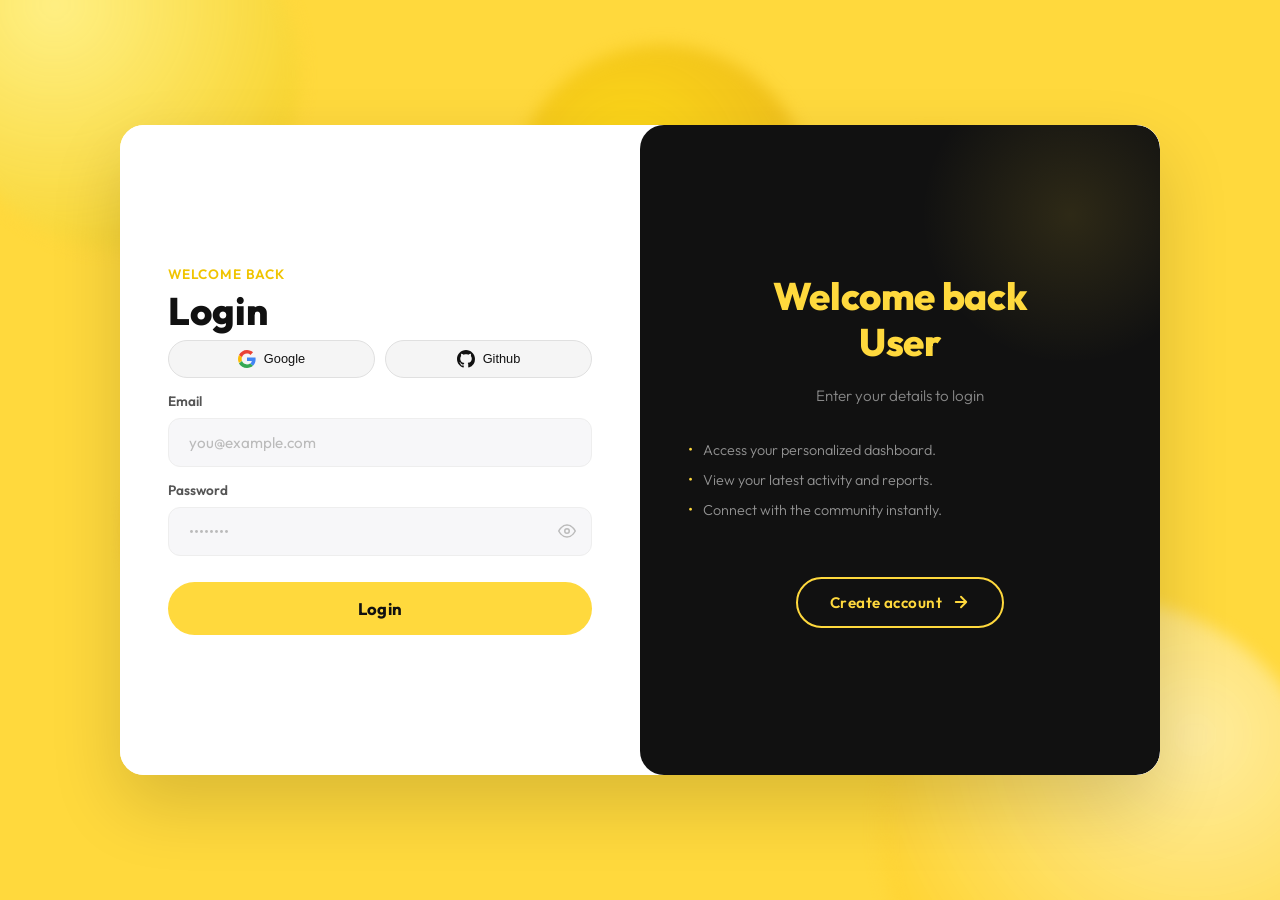
<file: index.html>
<!DOCTYPE html>
<html lang="en">
<head>
<meta charset="UTF-8">
<meta name="viewport" content="width=device-width, initial-scale=1.0">
<title>Auth</title>
<link href="https://fonts.googleapis.com/css2?family=Outfit:wght@300;400;500;600;700;800&display=swap" rel="stylesheet">
<link rel="stylesheet" href="style.css">
</head>
<body>

<!-- BACKGROUND BUBBLES -->
<div class="bg-bubbles">
  <div class="bubble b1"></div>
  <div class="bubble b2"></div>
  <div class="bubble b3"></div>
  <div class="bubble b4"></div>
  <div class="bubble b5"></div>
  <div class="bubble b6"></div>
</div>

<!-- WELCOME PAGE -->
<div id="welcome-page">
  <div class="w-emoji" id="w-emoji">👋</div>
  <div class="w-tag" id="w-tag">You're in</div>
  <div class="w-title">Welcome,</div>
  <div class="w-name" id="w-name">—</div>
  <div class="w-line"></div>
  <p class="w-sub" id="w-sub">You are now signed in.</p>
  <div class="w-details" id="w-details"></div>
  <button class="btn-logout" onclick="handleLogout()">Logout</button>
</div>

<!-- CARD -->
<div class="card" id="card">

  <!-- LOGIN FORM -->
  <div class="form-panel" id="login-panel">
    <div class="form-eyebrow">Welcome back</div>
    <div class="form-title">Login</div>

    <div class="social-row">
      <button class="btn-social" onclick="socialAuth('Google')">
        <!-- Google icon -->
        <svg width="18" height="18" viewBox="0 0 48 48"><path fill="#EA4335" d="M24 9.5c3.54 0 6.71 1.22 9.21 3.6l6.85-6.85C35.9 2.38 30.47 0 24 0 14.62 0 6.51 5.38 2.56 13.22l7.98 6.19C12.43 13.08 17.74 9.5 24 9.5z"/><path fill="#4285F4" d="M46.98 24.55c0-1.57-.15-3.09-.38-4.55H24v9.02h12.94c-.58 2.96-2.26 5.48-4.78 7.18l7.73 6c4.51-4.18 7.09-10.36 7.09-17.65z"/><path fill="#FBBC05" d="M10.53 28.59c-.48-1.45-.76-2.99-.76-4.59s.27-3.14.76-4.59l-7.98-6.19C.92 16.46 0 20.12 0 24c0 3.88.92 7.54 2.56 10.78l7.97-6.19z"/><path fill="#34A853" d="M24 48c6.48 0 11.93-2.13 15.89-5.81l-7.73-6c-2.18 1.48-4.97 2.31-8.16 2.31-6.26 0-11.57-3.59-13.46-8.91l-7.98 6.19C6.51 42.62 14.62 48 24 48z"/></svg>
        Google
      </button>
      <button class="btn-social" onclick="socialAuth('GitHub')">
        <!-- GitHub icon -->
        <svg width="18" height="18" viewBox="0 0 24 24" fill="currentColor"><path d="M12 0C5.37 0 0 5.37 0 12c0 5.31 3.435 9.795 8.205 11.385.6.105.825-.255.825-.57 0-.285-.015-1.23-.015-2.235-3.015.555-3.795-.735-4.035-1.41-.135-.345-.72-1.41-1.23-1.695-.42-.225-1.02-.78-.015-.795.945-.015 1.62.87 1.845 1.23 1.08 1.815 2.805 1.305 3.495.99.105-.78.42-1.305.765-1.605-2.67-.3-5.46-1.335-5.46-5.925 0-1.305.465-2.385 1.23-3.225-.12-.3-.54-1.53.12-3.18 0 0 1.005-.315 3.3 1.23.96-.27 1.98-.405 3-.405s2.04.135 3 .405c2.295-1.56 3.3-1.23 3.3-1.23.66 1.65.24 2.88.12 3.18.765.84 1.23 1.905 1.23 3.225 0 4.605-2.805 5.625-5.475 5.925.435.375.81 1.095.81 2.22 0 1.605-.015 2.895-.015 3.3 0 .315.225.69.825.57A12.02 12.02 0 0024 12c0-6.63-5.37-12-12-12z"/></svg>
        Github
      </button>
    </div>

    <div class="field">
      <label>Email</label>
      <input type="email" id="login-email" placeholder="you@example.com">
    </div>
    <div class="field">
      <label>Password</label>
      <div class="pw-wrap">
        <input type="password" id="login-password" placeholder="••••••••">
        <button type="button" class="btn-toggle-pw" onclick="togglePassword('login-password', this)">
          <svg width="18" height="18" viewBox="0 0 24 24" fill="none" stroke="currentColor" stroke-width="2" stroke-linecap="round" stroke-linejoin="round"><path d="M1 12s4-8 11-8 11 8 11 8-4 8-11 8-11-8-11-8z"/><circle cx="12" cy="12" r="3"/></svg>
        </button>
      </div>
    </div>
    <div id="login-error" class="form-error"></div>

    <button class="btn-primary" onclick="handleLogin()">Login</button>
  </div>

  <!-- SIGNUP FORM -->
  <div class="form-panel" id="signup-panel">
    <div class="form-eyebrow">Get started with free account</div>
    <div class="form-title">Create Account</div>
    <div class="form-sub">Join 50,000+ happy users ✦</div>

    <div class="social-row">
      <button class="btn-social" onclick="socialAuth('Google')">
        <svg width="18" height="18" viewBox="0 0 48 48"><path fill="#EA4335" d="M24 9.5c3.54 0 6.71 1.22 9.21 3.6l6.85-6.85C35.9 2.38 30.47 0 24 0 14.62 0 6.51 5.38 2.56 13.22l7.98 6.19C12.43 13.08 17.74 9.5 24 9.5z"/><path fill="#4285F4" d="M46.98 24.55c0-1.57-.15-3.09-.38-4.55H24v9.02h12.94c-.58 2.96-2.26 5.48-4.78 7.18l7.73 6c4.51-4.18 7.09-10.36 7.09-17.65z"/><path fill="#FBBC05" d="M10.53 28.59c-.48-1.45-.76-2.99-.76-4.59s.27-3.14.76-4.59l-7.98-6.19C.92 16.46 0 20.12 0 24c0 3.88.92 7.54 2.56 10.78l7.97-6.19z"/><path fill="#34A853" d="M24 48c6.48 0 11.93-2.13 15.89-5.81l-7.73-6c-2.18 1.48-4.97 2.31-8.16 2.31-6.26 0-11.57-3.59-13.46-8.91l-7.98 6.19C6.51 42.62 14.62 48 24 48z"/></svg>
        Google
      </button>
      <button class="btn-social" onclick="socialAuth('GitHub')">
        <svg width="18" height="18" viewBox="0 0 24 24" fill="currentColor"><path d="M12 0C5.37 0 0 5.37 0 12c0 5.31 3.435 9.795 8.205 11.385.6.105.825-.255.825-.57 0-.285-.015-1.23-.015-2.235-3.015.555-3.795-.735-4.035-1.41-.135-.345-.72-1.41-1.23-1.695-.42-.225-1.02-.78-.015-.795.945-.015 1.62.87 1.845 1.23 1.08 1.815 2.805 1.305 3.495.99.105-.78.42-1.305.765-1.605-2.67-.3-5.46-1.335-5.46-5.925 0-1.305.465-2.385 1.23-3.225-.12-.3-.54-1.53.12-3.18 0 0 1.005-.315 3.3 1.23.96-.27 1.98-.405 3-.405s2.04.135 3 .405c2.295-1.56 3.3-1.23 3.3-1.23.66 1.65.24 2.88.12 3.18.765.84 1.23 1.905 1.23 3.225 0 4.605-2.805 5.625-5.475 5.925.435.375.81 1.095.81 2.22 0 1.605-.015 2.895-.015 3.3 0 .315.225.69.825.57A12.02 12.02 0 0024 12c0-6.63-5.37-12-12-12z"/></svg>
        Github
      </button>
    </div>

    <div class="or-divider">or with email</div>

    <div class="field">
      <label>Username</label>
      <input type="text" id="signup-username" placeholder="johnsmith">
    </div>
    <div class="field">
      <label>Email</label>
      <input type="email" id="signup-email" placeholder="you@example.com">
    </div>
    <div class="field">
      <label>Password</label>
      <div class="pw-wrap">
        <input type="password" id="signup-password" placeholder="Min. 8 characters">
        <button type="button" class="btn-toggle-pw" onclick="togglePassword('signup-password', this)">
          <svg width="18" height="18" viewBox="0 0 24 24" fill="none" stroke="currentColor" stroke-width="2" stroke-linecap="round" stroke-linejoin="round"><path d="M1 12s4-8 11-8 11 8 11 8-4 8-11 8-11-8-11-8z"/><circle cx="12" cy="12" r="3"/></svg>
        </button>
      </div>
      <div class="pw-strength" id="pw-strength" style="display: none;">
        <div class="pw-bar"><div class="pw-fill" id="pw-fill"></div></div>
        <div class="pw-text" id="pw-text">Weak</div>
      </div>
    </div>
    <div id="signup-error" class="form-error"></div>

    <button class="btn-primary" onclick="handleSignup()">Create Account</button>
  </div>

  <!-- BLACK SLIDE PANEL -->
  <div id="slide-panel">

    <!-- shown in LOGIN mode (panel on left) -->
    <div id="slide-login-content">
      <div class="slide-heading">Welcome back<br>User</div>
      <p class="slide-desc">Enter your details to login</p>
      <ul class="slide-bullets">
        <li>Access your personalized dashboard.</li>
        <li>View your latest activity and reports.</li>
        <li>Connect with the community instantly.</li>
      </ul>
      <br>
      <button class="btn-ghost" onclick="switchTo('signup')">
        Create account
        <svg width="18" height="18" viewBox="0 0 24 24" fill="none" stroke="currentColor" stroke-width="2.5" stroke-linecap="round" stroke-linejoin="round"><path d="M5 12h14M12 5l7 7-7 7"/></svg>
      </button>
    </div>

    <!-- shown in SIGNUP mode (panel on right) -->
    <div id="slide-signup-content">
      <div class="slide-heading">New here?<br>Let's get<br>started.</div>
      <p class="slide-desc">Create your free account in under 60 seconds. No credit card needed.</p>
      <ul class="slide-bullets">
        <li>Instant access to all premium features.</li>
        <li>Join a growing community of 50k+ happy users.</li>
        <li>Seamless experience across all your devices.</li>
        <li>Priority 24/7 customer support included.</li>
        <li>Secure and encrypted data protection.</li>
      </ul>
      <button class="btn-ghost flip" onclick="switchTo('login')">
        <svg width="18" height="18" viewBox="0 0 24 24" fill="none" stroke="currentColor" stroke-width="2.5" stroke-linecap="round" stroke-linejoin="round"><path d="M5 12h14M12 5l7 7-7 7"/></svg>
        Login
      </button>
    </div>

  </div>
</div><!-- /card -->
<script src="script.js"></script>
</body>
</html>
</file>
<file: style.css>
*,*::before,*::after{box-sizing:border-box;margin:0;padding:0}

:root{
  --yellow:#FFD93D;
  --yellow-dark:#f0c400;
  --black:#111111;
  --white:#ffffff;
  --gray-input:#e8e8e8;
  --text-muted:#666;
  --radius-card:24px;
  --transition:0.75s cubic-bezier(0.77,0,0.175,1);
}

/* ── CUSTOM SCROLLBAR ── */
::-webkit-scrollbar { width: 6px; }
::-webkit-scrollbar-track { background: transparent; }
::-webkit-scrollbar-thumb { background: rgba(0,0,0,0.15); border-radius: 10px; }
::-webkit-scrollbar-thumb:hover { background: rgba(0,0,0,0.25); }

/* ── BACKGROUND BUBBLES ── */
.bg-bubbles {
  position: fixed; inset: 0; z-index: 0; pointer-events: none; overflow: hidden;
}
.bubble {
  position: absolute; border-radius: 50%;
  filter: blur(8px);
  animation: floatBubbles 16s infinite ease-in-out alternate;
  translate: calc(var(--mouse-x, 0px) * var(--speed, 0)) calc(var(--mouse-y, 0px) * var(--speed, 0));
}
.b1 { width: 350px; height: 350px; top: -100px; left: -50px; background: radial-gradient(circle at 30% 30%, rgba(255, 245, 150, 0.8), rgba(240, 196, 0, 0.6)); --speed: 0.05; }
.b2 { width: 450px; height: 450px; bottom: -150px; right: -50px; background: radial-gradient(circle at 70% 30%, rgba(255, 255, 255, 0.5), rgba(255, 200, 0, 0.7)); animation-delay: -4s; --speed: -0.03; }
.b3 { width: 250px; height: 250px; top: 45%; left: 10%; background: radial-gradient(circle at 50% 50%, rgba(255, 230, 80, 0.7), rgba(220, 160, 0, 0.6)); animation-delay: -8s; --speed: 0.08; }
.b4 { width: 180px; height: 180px; top: 15%; right: 20%; background: radial-gradient(circle at 20% 80%, rgba(255, 240, 120, 0.7), rgba(200, 150, 0, 0.5)); animation-delay: -11s; --speed: -0.06; }
.b5 { width: 220px; height: 220px; bottom: 20%; left: 30%; background: radial-gradient(circle at 80% 80%, rgba(255, 250, 200, 0.6), rgba(230, 180, 0, 0.7)); animation-delay: -2s; --speed: 0.04; }
.b6 { width: 300px; height: 300px; top: 5%; left: 40%; background: radial-gradient(circle at 40% 40%, rgba(255, 220, 0, 0.6), rgba(210, 140, 0, 0.5)); animation-delay: -6s; --speed: -0.05; }

@keyframes floatBubbles {
  0% { transform: translateY(0) translateX(0) scale(1); }
  33% { transform: translateY(-30px) translateX(20px) scale(1.05); }
  66% { transform: translateY(20px) translateX(-20px) scale(0.95); }
  100% { transform: translateY(-50px) translateX(30px) scale(1); }
}

body{
  font-family:'Outfit',sans-serif;
  background:var(--yellow);
  min-height:100vh;
  display:flex;
  align-items:center;
  justify-content:center;
  padding:50px 24px;
  position:relative;
}

/* ── CARD SHELL ── */
.card{
  position:relative;
  width:100%;
  max-width:1040px;
  height:650px;
  border-radius:var(--radius-card);
  overflow:hidden;
  box-shadow:0 30px 70px rgba(0,0,0,0.15);
  background:var(--white);
  z-index:10;
}

/* ── FORM PANELS ── */
.form-panel{
  position:absolute;
  top:0;
  width:50%;
  height:100%;
  padding:40px 48px;
  background:var(--white);
  display:flex;
  flex-direction:column;
  justify-content:center;
  overflow-y:auto;
}

#login-panel  { left:0; pointer-events:all; }
#signup-panel { right:0; pointer-events:none; }

/* signup visible */
.card.signup #login-panel  { pointer-events:none; }
.card.signup #signup-panel { pointer-events:all; }

/* ── FORM TYPOGRAPHY ── */
.form-eyebrow{
  font-size:0.85rem;
  font-weight:600;
  color:var(--yellow-dark);
  letter-spacing:0.06em;
  margin-bottom:6px;
  text-transform:uppercase;
}
.form-title{
  font-size:2.4rem;
  font-weight:800;
  color:var(--black);
  line-height:1.15;
  margin-bottom:6px;
}
.form-sub{
  font-size:0.9rem;
  color:var(--text-muted);
  margin-bottom:24px;
  font-weight:400;
}

/* ── SOCIAL BUTTONS ── */
.social-row{
  display:flex;
  gap:10px;
  margin-bottom:14px;
}
.btn-social{
  flex:1;
  display:flex;
  align-items:center;
  justify-content:center;
  gap:8px;
  padding:9px 12px;
  border:1.5px solid #e0e0e0;
  border-radius:50px;
  background:#f5f5f5;
  font-family:'Poppins',sans-serif;
  font-size:0.8rem;
  font-weight:500;
  cursor:pointer;
  transition:background 0.2s,box-shadow 0.2s,transform 0.15s;
  color:var(--black);
}
.btn-social:hover{background:#ececec;box-shadow:0 3px 10px rgba(0,0,0,0.1);transform:translateY(-1px)}
.btn-social svg{flex-shrink:0}

/* ── DIVIDER ── */
.or-divider{
  display:flex;
  align-items:center;
  gap:12px;
  margin:16px 0;
  font-size:0.85rem;
  color:#bbb;
  font-weight:400;
}
.or-divider::before,.or-divider::after{content:'';flex:1;height:1px;background:#e0e0e0}

/* ── INPUTS ── */
.field{margin-bottom:14px}
.field label{
  display:block;
  font-size:0.85rem;
  font-weight:600;
  color:#555;
  margin-bottom:8px;
}
.field input{
  width:100%;
  padding:14px 20px;
  background:#f7f7f9;
  border:1.5px solid #eee;
  border-radius:12px;
  font-family:'Outfit',sans-serif;
  font-size:0.95rem;
  color:var(--black);
  outline:none;
  transition:border-color 0.3s ease, background 0.3s ease, box-shadow 0.3s ease;
}
.field input:focus{
  background:#fff;
  border-color:var(--yellow);
  box-shadow:0 4px 15px rgba(0,0,0,0.05);
}
.field input::placeholder{color:#bbb}

/* ── PASSWORD TOGGLE ── */
.pw-wrap {
  position: relative;
  display: flex;
  align-items: center;
  width: 100%;
}
.field .pw-wrap input {
  padding-right: 48px;
}
.btn-toggle-pw {
  position: absolute;
  right: 16px;
  background: transparent;
  border: none;
  cursor: pointer;
  color: #bbb;
  display: flex;
  align-items: center;
  justify-content: center;
  padding: 0;
  transition: color 0.25s;
}
.btn-toggle-pw:hover {
  color: var(--black);
}

/* ── PASSWORD STRENGTH ── */
.pw-strength{
  margin-top: 8px;
}
.pw-bar{
  height: 4px;
  background: var(--gray-input);
  border-radius: 2px;
  overflow: hidden;
}
.pw-fill{
  height: 100%;
  width: 0%;
  transition: width 0.3s ease, background-color 0.3s ease;
}
.pw-text{
  font-size: 0.75rem;
  margin-top: 4px;
  text-align: right;
  font-weight: 500;
}

/* ── ERRORS ── */
.form-error{
  color: #ff4d4d;
  font-size: 0.85rem;
  margin-bottom: 12px;
  display: none;
  font-weight: 500;
}

/* ── PRIMARY BUTTON ── */
.btn-primary{
  width:100%;
  padding:16px;
  background:var(--yellow);
  color:var(--black);
  border:none;
  border-radius:50px;
  font-family:'Outfit',sans-serif;
  font-size:1.05rem;
  font-weight:700;
  cursor:pointer;
  margin-top:12px;
  transition:background 0.2s,transform 0.15s,box-shadow 0.2s;
  letter-spacing:0.02em;
}
.btn-primary:hover{
  background:var(--yellow-dark);
  box-shadow:0 6px 20px rgba(255,217,61,0.5);
  transform:translateY(-1px);
}
.btn-primary:active{transform:translateY(0)}

/* ── BLACK SLIDE PANEL ── */
#slide-panel{
  position:absolute;
  top:0;
  left:50%;
  width:50%;
  height:100%;
  background:var(--black);
  border-radius:var(--radius-card);
  z-index:10;
  transition:transform var(--transition);
  will-change:transform;
  overflow:hidden;
}

/* subtle yellow glow top-right */
#slide-panel::before{
  content:'';
  position:absolute;
  top:-60px;right:-60px;
  width:300px;height:300px;
  background:radial-gradient(circle,rgba(255,217,61,0.12) 0%,transparent 70%);
  pointer-events:none;
}

/* MOVE LEFT on signup mode */
.card.signup #slide-panel{
  transform:translateX(-100%);
}

/* Smooth Side Details Animations */
#slide-login-content, #slide-signup-content {
  position: absolute;
  inset: 0;
  padding: 50px 48px;
  display: flex;
  flex-direction: column;
  align-items: center;
  justify-content: center;
  text-align: center;
  transition: opacity 0.5s ease, transform 0.6s cubic-bezier(0.77,0,0.175,1);
  opacity: 0;
  pointer-events: none;
}
#slide-login-content { transform: translateX(-40px); }
#slide-signup-content { transform: translateX(40px); }

.card:not(.signup) #slide-login-content,
.card.signup #slide-signup-content {
  opacity: 1;
  pointer-events: all;
  transform: translateX(0);
  transition-delay: 0.15s;
}

.slide-heading{
  font-size:2.4rem;
  font-weight:800;
  color:var(--yellow);
  line-height:1.2;
  margin-bottom:18px;
  letter-spacing:-0.01em;
}
.slide-desc{
  font-size:0.95rem;
  color:rgba(255,255,255,0.5);
  line-height:1.7;
  margin-bottom:12px;
  font-weight:300;
}

/* bullet list */
.slide-bullets{
  list-style:none;
  margin:14px 0 32px;
  text-align:left;
  width:100%;
}
.slide-bullets li{
  font-size:0.9rem;
  color:rgba(255,255,255,0.55);
  padding:6px 0;
  display:flex;
  align-items:flex-start;
  gap:10px;
  font-weight:300;
}
.slide-bullets li::before{
  content:'•';
  color:var(--yellow);
  font-size:1rem;
  line-height:1.1;
  flex-shrink:0;
}

/* ghost button */
.btn-ghost{
  display:inline-flex;
  align-items:center;
  gap:10px;
  padding:14px 32px;
  border:2px solid var(--yellow);
  color:var(--yellow);
  background:transparent;
  border-radius:50px;
  font-family:'Outfit',sans-serif;
  font-size:0.95rem;
  font-weight:600;
  cursor:pointer;
  transition:background 0.25s,color 0.25s,transform 0.15s,box-shadow 0.25s;
  letter-spacing:0.03em;
}
.btn-ghost:hover{
  background:var(--yellow);
  color:var(--black);
  box-shadow:0 6px 24px rgba(255,217,61,0.3);
  transform:translateY(-1px);
}
.btn-ghost svg{transition:transform 0.25s}
.btn-ghost:hover svg{transform:translateX(3px)}

/* arrow flip for login button */
.btn-ghost.flip svg{transform:scaleX(-1)}
.btn-ghost.flip:hover svg{transform:scaleX(-1) translateX(-3px)}

/* ── WELCOME PAGE ── */
#welcome-page{
  display:none;
  position:fixed;inset:0;
  background:#0a0a0a;
  z-index:100;
  flex-direction:column;
  align-items:center;
  justify-content:center;
  text-align:center;
  padding:40px;
}
#welcome-page.show{display:flex}

.w-emoji{
  font-size:3rem;
  margin-bottom:20px;
  animation:popIn 0.6s 0.2s both;
}
.w-tag{
  font-size:0.72rem;
  letter-spacing:0.3em;
  text-transform:uppercase;
  color:var(--yellow);
  margin-bottom:16px;
  opacity:0;
  animation:fadeUp 0.7s 0.4s forwards;
  font-weight:500;
}
.w-title{
  font-size:clamp(2.4rem,7vw,5.5rem);
  font-weight:800;
  color:#fff;
  line-height:1.05;
  margin-bottom:12px;
  opacity:0;
  animation:fadeUp 0.8s 0.55s forwards;
  letter-spacing:-0.02em;
}
.w-name{
  font-size:clamp(2rem,6vw,4.5rem);
  font-weight:800;
  color:var(--yellow);
  line-height:1;
  margin-bottom:28px;
  opacity:0;
  animation:fadeUp 0.8s 0.7s forwards;
  letter-spacing:-0.02em;
}
.w-line{
  width:56px;height:2px;
  background:linear-gradient(to right,transparent,var(--yellow),transparent);
  margin:0 auto 24px;
  opacity:0;
  animation:fadeUp 0.6s 0.9s forwards;
}
.w-sub{
  font-size:0.9rem;
  color:rgba(255,255,255,0.35);
  max-width:380px;
  line-height:1.7;
  font-weight:300;
  opacity:0;
  animation:fadeUp 0.7s 1s forwards;
}
.w-details{
  margin-top:30px;
  background:rgba(255,255,255,0.08);
  border:1px solid rgba(255,255,255,0.12);
  backdrop-filter:blur(10px);
  padding:24px 36px;
  border-radius:16px;
  text-align:left;
  box-shadow:0 10px 30px rgba(0,0,0,0.2);
  opacity:0;
  animation:fadeUp 0.7s 1.1s forwards;
  gap:16px;
}
.detail-row {
  display:flex;
  flex-direction:column;
  gap:4px;
}
.detail-row strong {
  color:var(--yellow);
  font-size:0.75rem;
  text-transform:uppercase;
  letter-spacing:0.1em;
}
.detail-row span {
  color:var(--white);
  font-size:1.05rem;
  font-weight:500;
}

/* ── LOGOUT BUTTON ── */
.btn-logout{
  margin-top:40px;
  padding:12px 32px;
  background:var(--yellow);
  border:none;
  color:var(--black);
  border-radius:50px;
  font-family:'Outfit',sans-serif;
  font-size:0.95rem;
  font-weight:600;
  cursor:pointer;
  box-shadow:0 8px 24px rgba(240,196,0,0.3);
  transition:background 0.25s,color 0.25s,transform 0.15s,box-shadow 0.25s;
  opacity:0;
  animation:fadeUp 0.7s 1.2s forwards;
}
.btn-logout:hover{background:var(--yellow-dark);box-shadow:0 12px 30px rgba(240,196,0,0.5);transform:translateY(-2px);}

@keyframes fadeUp{
  from{opacity:0;transform:translateY(22px)}
  to  {opacity:1;transform:translateY(0)}
}
@keyframes popIn{
  0%  {transform:scale(0.3);opacity:0}
  70% {transform:scale(1.15)}
  100%{transform:scale(1);opacity:1}
}

/* ── SHAKE ── */
@keyframes shake{
  0%,100%{transform:translateX(0)}
  20%    {transform:translateX(-8px)}
  40%    {transform:translateX(8px)}
  60%    {transform:translateX(-5px)}
  80%    {transform:translateX(5px)}
}
.shake{animation:shake 0.4s ease!important}

/* ── RESPONSIVE ── */
@media(max-width:700px){
  body{padding:30px 16px;align-items:flex-start;}
  .card{height:auto;min-height:520px}
  .form-panel{width:100%;position:relative;padding:32px 24px}
  #signup-panel{display:none; right:auto;left:0;}
  .card.signup #login-panel{display:none;}
  .card.signup #signup-panel{display:flex;}
  #slide-panel{
    position:relative;
    width:100%;
    height:auto;
    border-radius:16px;
    margin-top:12px;
    left:0;
  }
  .card.signup #slide-panel{transform:none}
  .card{display:flex;flex-direction:column;overflow:visible;background:transparent;box-shadow:none}
  #slide-panel::before{display:none}
  #slide-login-content, #slide-signup-content {
    position: relative;
    padding: 36px 24px;
    opacity: 1;
    transform: none;
  }
  .card:not(.signup) #slide-signup-content { display: none; }
  .card.signup #slide-login-content { display: none; }
}
</file>
